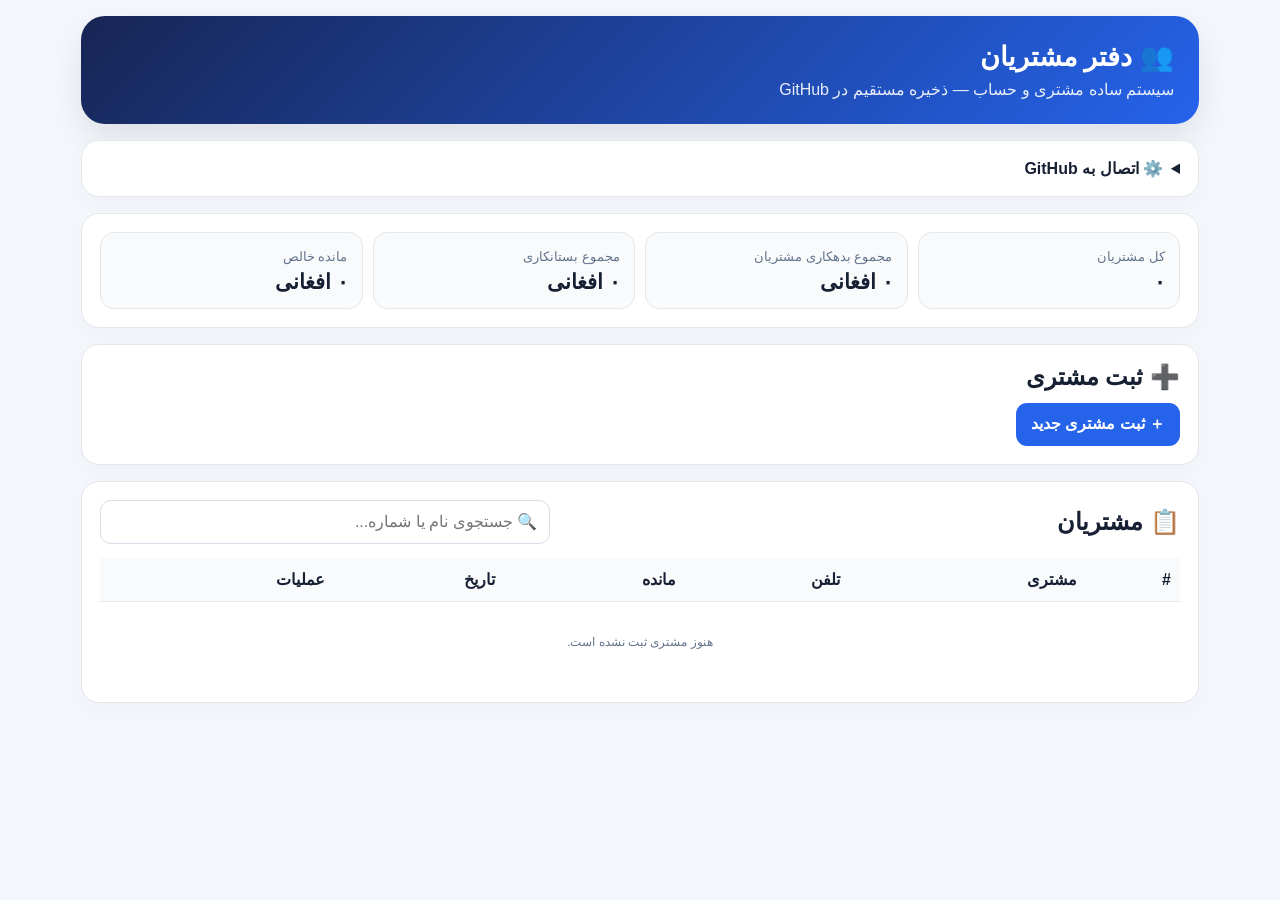
<file: index.html>
<!doctype html>
<html lang="fa" dir="rtl">
<head>
<meta charset="utf-8">
<meta name="viewport" content="width=device-width,initial-scale=1">
<title>دفتر مشتریان | GitHub</title>
<style>
*{box-sizing:border-box}body{margin:0;background:#f4f7fb;color:#172033;font-family:Tahoma,Arial,sans-serif}
:root{--p:#2563eb;--p2:#1d4ed8;--card:#fff;--line:#e5e7eb;--muted:#64748b;--red:#dc2626;--green:#059669}
.wrap{max-width:1150px;margin:auto;padding:16px}.hero{background:linear-gradient(135deg,#172554,#2563eb);color:white;border-radius:24px;padding:25px;box-shadow:0 15px 35px #0f172a18;margin-bottom:16px}.hero h1{margin:0 0 7px;font-size:27px}.hero p{margin:0;opacity:.9}
.card{background:var(--card);border:1px solid var(--line);border-radius:18px;padding:18px;margin-bottom:16px;box-shadow:0 8px 25px #0f172a08}
.grid{display:grid;grid-template-columns:repeat(2,1fr);gap:12px}.full{grid-column:1/-1}label{display:block;font-weight:bold;margin-bottom:6px}input,textarea,select{width:100%;border:1px solid #d7dee8;border-radius:11px;padding:12px;font:inherit;background:white;outline:0}input:focus,textarea:focus{border-color:var(--p);box-shadow:0 0 0 3px #2563eb18}textarea{min-height:80px}
button{border:0;border-radius:11px;padding:11px 15px;font:inherit;font-weight:bold;cursor:pointer}.primary{background:var(--p);color:#fff}.primary:hover{background:var(--p2)}.gray{background:#eef2f7;color:#334155}.red{background:#fee2e2;color:#991b1b}.green{background:#d1fae5;color:#065f46}.actions{display:flex;gap:8px;flex-wrap:wrap;margin-top:14px}
.stats{display:grid;grid-template-columns:repeat(4,1fr);gap:10px}.stat{background:#f8fafc;border:1px solid var(--line);border-radius:14px;padding:14px}.stat small{color:var(--muted)}.stat b{display:block;font-size:21px;margin-top:5px}
.toolbar{display:flex;gap:10px;align-items:center;justify-content:space-between;flex-wrap:wrap}.search{max-width:450px;flex:1}
.table{overflow:auto}table{border-collapse:collapse;width:100%;min-width:760px}th,td{padding:12px 9px;border-bottom:1px solid var(--line);text-align:right;vertical-align:middle}th{background:#f8fafc}.pill{padding:5px 9px;border-radius:20px;font-size:12px}.debt{background:#fee2e2;color:#991b1b}.credit{background:#d1fae5;color:#065f46}.zero{background:#e2e8f0;color:#475569}
.status{display:none;padding:10px;border-radius:10px;margin-top:10px;line-height:1.8}.status.show{display:block}.info{background:#eff6ff;color:#1e40af}.ok{background:#dcfce7;color:#166534}.err{background:#fee2e2;color:#991b1b}
.small{font-size:12px;color:var(--muted);line-height:1.8}.hidden{display:none!important}.customer-title{display:flex;justify-content:space-between;gap:10px;align-items:center;flex-wrap:wrap}
.modal{position:fixed;inset:0;background:#0f172a88;display:flex;align-items:center;justify-content:center;padding:15px;z-index:10}.modalbox{background:#fff;width:min(700px,100%);max-height:90vh;overflow:auto;border-radius:20px;padding:20px}
@media(max-width:700px){.grid,.stats{grid-template-columns:1fr}.full{grid-column:auto}.hero{border-radius:18px}.wrap{padding:10px}}
</style>
<style id="iranSansStyle">@font-face{font-family:"IRANSans";src:local("IRANSans"),local("IRANSansWeb"),local("IRANSansX")}html,body,button,input,select,textarea,table{font-family:"IRANSans","IRANSansWeb","IRANSansX",Tahoma,Arial,sans-serif!important}</style>
</head>
<body>
<div class="wrap">
<header class="hero">
<h1>👥 دفتر مشتریان</h1>
<p>سیستم ساده مشتری و حساب — ذخیره مستقیم در GitHub</p>
</header>

<section class="card">
<details>
<summary><b>⚙️ اتصال به GitHub</b></summary>
<div class="grid" style="margin-top:15px">
<div><label>GitHub Username</label><input id="owner" value="assadhzr"></div>
<div><label>Repository</label><input id="repo" value="bahadorian"></div>
<div><label>Branch</label><input id="branch" value="main"></div>
<div><label>فایل داده</label><input id="path" value="customers.json"></div>
<div class="full"><label>github_pat _11AZPQNMI0MoEmB5Cizwil_9eTp2RZjUzMzHMZRFRAvjC3PK2Yfk5Taf1JVMYevbgfG2DEFLF4DtWQ9E65</label><input id="token" type="password" placeholder="github_pat_..."></div>
</div>
<p class="small">توکن در HTML ذخیره نمی‌شود. برای این Repository دسترسی <b>Contents: Read and write</b> لازم است. برای امنیت، توکن را در اختیار دیگران نگذارید.</p>
<div class="actions">
<button class="primary" onclick="connect()">ذخیره و اتصال</button>
<button class="gray" onclick="loadFromGitHub()">🔄 دریافت اطلاعات</button>
<button class="gray" onclick="clearToken()">پاک کردن توکن</button>
</div>
<div id="status" class="status"></div>
</details>
</section>

<section class="card">
<div class="stats">
<div class="stat"><small>کل مشتریان</small><b id="statCustomers">0</b></div>
<div class="stat"><small>مجموع بدهکاری مشتریان</small><b id="statDebt">0</b></div>
<div class="stat"><small>مجموع بستانکاری</small><b id="statCredit">0</b></div>
<div class="stat"><small>مانده خالص</small><b id="statNet">0</b></div>
</div>
</section>

<section class="card">
<div class="customer-title"><h2 style="margin:0">➕ ثبت مشتری</h2></div>
<button id="openCustomerForm" class="primary" type="button" style="margin-top:12px">＋ ثبت مشتری جدید</button>
<form id="customerForm" style="margin-top:15px;display:none">
<div class="grid">
<div><label>نام مشتری *</label><input id="cName" required></div>
<div><label>شماره تلفن</label><input id="cPhone" inputmode="tel"></div>
<div><label>آدرس</label><input id="cAddress"></div>
<div><label>توضیحات</label><input id="cNote"></div>
</div>
<div class="actions"><button class="primary" id="customerBtn">ثبت مشتری</button><button type="button" class="gray hidden" id="cancelCustomer" onclick="cancelCustomerEdit()">انصراف</button></div>
</form>
</section>

<section class="card">
<div class="toolbar">
<h2 style="margin:0">📋 مشتریان</h2>
<input class="search" id="search" placeholder="🔍 جستجوی نام یا شماره..." oninput="renderCustomers()">
</div>
<div class="table" style="margin-top:14px">
<table><thead><tr><th>#</th><th>مشتری</th><th>تلفن</th><th>مانده</th><th>تاریخ</th><th>عملیات</th></tr></thead>
<tbody id="customers"></tbody></table>
<div id="empty" class="small" style="text-align:center;padding:30px">هنوز مشتری ثبت نشده است.</div>
</div>
</section>
</div>

<div id="modal" class="modal hidden">
<div class="modalbox">
<div class="customer-title"><h2 id="modalTitle" style="margin:0">حساب مشتری</h2><button class="gray" onclick="closeModal()">بستن</button></div>
<div id="accountSummary" style="margin:15px 0"></div>
<form id="txForm">
<div class="grid">
<div><label>نوع تراکنش</label><select id="txType"><option value="debt">بدهکار / خرید مشتری</option><option value="payment">پرداخت مشتری</option></select></div>
<div><label>مبلغ *</label><input id="txAmount" type="number" min="0" step="any" required></div>
<div class="full"><label>توضیح</label><input id="txNote" placeholder="مثلاً خرید موبایل"></div>
</div>
<div class="actions"><button class="primary">ثبت تراکنش و ذخیره</button></div>
</form>
<h3>تاریخچه حساب</h3>
<div class="table"><table><thead><tr><th>تاریخ</th><th>نوع</th><th>مبلغ</th><th>توضیح</th><th></th></tr></thead><tbody id="txs"></tbody></table></div>
</div>
</div>

<script>
const API="2022-11-28";
let db={customers:[],transactions:[]};
let sha=null,currentId=null,editingCustomer=null;

const $=id=>document.getElementById(id);
function cfg(){return {owner:$("owner").value.trim(),repo:$("repo").value.trim(),branch:$("branch").value.trim()||"main",path:$("path").value.trim()||"customers.json",token:$("token").value.trim()}}
function loadSettings(){
 $("owner").value=localStorage.getItem("gh_owner")||"assadhzr";
 $("repo").value=localStorage.getItem("gh_repo")||"bahadorian";
 $("branch").value=localStorage.getItem("gh_branch")||"main";
 $("path").value=localStorage.getItem("gh_path")||"customers.json";
 $("token").value=sessionStorage.getItem("gh_token")||"";
}
function saveSettings(){
 let c=cfg(); localStorage.setItem("gh_owner",c.owner);localStorage.setItem("gh_repo",c.repo);localStorage.setItem("gh_branch",c.branch);localStorage.setItem("gh_path",c.path);
 if(c.token)sessionStorage.setItem("gh_token",c.token);
}
function connect(){saveSettings();loadFromGitHub()}
function clearToken(){sessionStorage.removeItem("gh_token");$("token").value="";msg("توکن از این مرورگر پاک شد.","info")}
function url(c){return `https://api.github.com/repos/${encodeURIComponent(c.owner)}/${encodeURIComponent(c.repo)}/contents/${c.path.split("/").map(encodeURIComponent).join("/")}`}
function headers(c){return {"Accept":"application/vnd.github+json","Authorization":"Bearer "+c.token,"X-GitHub-Api-Version":API}}
function enc(s){let b=new TextEncoder().encode(s),x="";for(let v of b)x+=String.fromCharCode(v);return btoa(x)}
function dec(s){let x=atob(s.replace(/\n/g,"")),b=Uint8Array.from(x,c=>c.charCodeAt(0));return new TextDecoder().decode(b)}
async function errorMsg(r){try{let j=await r.json();return j.message||r.statusText}catch{return r.statusText}}

async function loadFromGitHub(){
 saveSettings();let c=cfg();
 if(!c.token){msg("اول GitHub Token را وارد کنید.","err");return}
 try{
  msg("در حال دریافت اطلاعات...","info");
  let r=await fetch(url(c)+"?ref="+encodeURIComponent(c.branch),{headers:headers(c)});
  if(r.status===404){db={customers:[],transactions:[]};sha=null;renderAll();msg("customers.json هنوز ساخته نشده؛ اولین ذخیره آن را می‌سازد.","info");return}
  if(!r.ok)throw Error(await errorMsg(r));
  let j=await r.json();sha=j.sha;let parsed=JSON.parse(dec(j.content)||"{}");
  db={customers:Array.isArray(parsed.customers)?parsed.customers:[],transactions:Array.isArray(parsed.transactions)?parsed.transactions:[]};
  renderAll();msg("اطلاعات از GitHub دریافت شد.","ok");
 }catch(e){msg("خطا: "+e.message,"err")}
}
async function saveToGitHub(){
 let c=cfg();if(!c.token)throw Error("GitHub Token وارد نشده است.");
 let body={message:"Update customers data",content:enc(JSON.stringify(db,null,2)),branch:c.branch};if(sha)body.sha=sha;
 let r=await fetch(url(c),{method:"PUT",headers:{...headers(c),"Content-Type":"application/json"},body:JSON.stringify(body)});
 if(!r.ok)throw Error(await errorMsg(r));let j=await r.json();sha=j.content.sha;
}
function msg(t,type){let x=$("status");x.textContent=t;x.className="status show "+type}

$("customerForm").addEventListener("submit",async e=>{
 e.preventDefault();let c=cfg();if(!c.token){msg("برای ذخیره Token لازم است.","err");return}
 let data={name:$("cName").value.trim(),phone:$("cPhone").value.trim(),address:$("cAddress").value.trim(),note:$("cNote").value.trim()};
 if(!data.name)return;
 try{
  if(editingCustomer){let x=db.customers.find(a=>a.id===editingCustomer);Object.assign(x,data);editingCustomer=null}
  else db.customers.unshift({id:crypto.randomUUID(),...data,date:jalali(new Date()),createdAt:new Date().toISOString()});
  await saveToGitHub();resetCustomer();renderAll();msg("مشتری ذخیره شد.","ok");
 }catch(e){msg("ذخیره نشد: "+e.message,"err")}
});

function editCustomer(id){
 let x=db.customers.find(a=>a.id===id);if(!x)return;editingCustomer=id;
 $("cName").value=x.name;$("cPhone").value=x.phone||"";$("cAddress").value=x.address||"";$("cNote").value=x.note||"";
 $("customerBtn").textContent="ذخیره تغییرات";$("cancelCustomer").classList.remove("hidden");scrollTo({top:0,behavior:"smooth"})
}
function resetCustomer(){editingCustomer=null;$("customerForm").reset();$("customerBtn").textContent="ثبت مشتری";$("cancelCustomer").classList.add("hidden")}
function cancelCustomerEdit(){resetCustomer()}

async function removeCustomer(id){
 let x=db.customers.find(a=>a.id===id);if(!x)return;if(!confirm("مشتری و تمام تراکنش‌های او حذف شود؟"))return;
 let old=db;db={customers:db.customers.filter(a=>a.id!==id),transactions:db.transactions.filter(a=>a.customerId!==id)};
 try{await saveToGitHub();renderAll();msg("مشتری حذف شد.","ok")}catch(e){db=old;msg("حذف ذخیره نشد: "+e.message,"err")}
}
function balance(id){return db.transactions.filter(t=>t.customerId===id).reduce((s,t)=>s+(t.type==="debt"?Number(t.amount):-Number(t.amount)),0)}
function money(n){return Number(n||0).toLocaleString("fa-IR")+" افغانی"}
function renderAll(){renderCustomers();renderStats()}
function renderStats(){
 let balances=db.customers.map(c=>balance(c.id));let debt=balances.filter(x=>x>0).reduce((a,b)=>a+b,0),credit=balances.filter(x=>x<0).reduce((a,b)=>a+Math.abs(b),0);
 $("statCustomers").textContent=db.customers.length.toLocaleString("fa-IR");$("statDebt").textContent=money(debt);$("statCredit").textContent=money(credit);$("statNet").textContent=money(debt-credit)
}
function renderCustomers(){
 let q=$("search").value.trim().toLowerCase(),list=db.customers.filter(c=>(c.name+" "+c.phone).toLowerCase().includes(q));$("customers").innerHTML="";$("empty").style.display=list.length?"none":"block";
 list.forEach((c,i)=>{let b=balance(c.id),cl=b>0?"debt":b<0?"credit":"zero",txt=b>0?"بدهکار":b<0?"بستانکار":"تسویه";
 let tr=document.createElement("tr");tr.innerHTML=`<td>${i+1}</td><td><b>${esc(c.name)}</b><br><span class="small">${esc(c.address||"")}</span></td><td>${esc(c.phone||"—")}</td><td><span class="pill ${cl}">${txt}: ${money(Math.abs(b))}</span></td><td>${esc(c.date||"—")}</td><td><button class="green" onclick="openAccount('${c.id}')">حساب</button> <button class="gray" onclick="editCustomer('${c.id}')">ویرایش</button> <button class="red" onclick="removeCustomer('${c.id}')">حذف</button></td>`;$("customers").appendChild(tr)})
}
function openAccount(id){currentId=id;let c=db.customers.find(x=>x.id===id);if(!c)return;$("modalTitle").textContent="حساب: "+c.name;$("modal").classList.remove("hidden");renderAccount()}
function closeModal(){$("modal").classList.add("hidden");currentId=null}
function renderAccount(){
 let b=balance(currentId),c=db.customers.find(x=>x.id===currentId);$("accountSummary").innerHTML=`<div class="grid"><div class="stat"><small>شماره</small><b>${esc(c.phone||"—")}</b></div><div class="stat"><small>مانده</small><b>${b>0?"بدهکار ":"بستانکار "}${money(Math.abs(b))}</b></div></div>`;
 let list=db.transactions.filter(t=>t.customerId===currentId).sort((a,b)=>new Date(b.createdAt)-new Date(a.createdAt));$("txs").innerHTML=list.map(t=>`<tr><td>${esc(t.date)}</td><td>${t.type==="debt"?"بدهکار":"پرداخت"}</td><td>${money(t.amount)}</td><td>${esc(t.note||"—")}</td><td><button class="red" onclick="deleteTx('${t.id}')">حذف</button></td></tr>`).join("")||`<tr><td colspan="5">تراکنشی وجود ندارد.</td></tr>`
}
$("txForm").addEventListener("submit",async e=>{
 e.preventDefault();let c=cfg();if(!c.token){msg("Token وارد نشده است.","err");return}
 let amount=Number($("txAmount").value);if(!amount)return;
 db.transactions.push({id:crypto.randomUUID(),customerId:currentId,type:$("txType").value,amount,date:jalali(new Date()),note:$("txNote").value.trim(),createdAt:new Date().toISOString()});
 try{await saveToGitHub();$("txForm").reset();renderAll();renderAccount();msg("تراکنش ذخیره شد.","ok")}catch(e){msg("ذخیره تراکنش نشد: "+e.message,"err")}
});
async function deleteTx(id){
 if(!confirm("این تراکنش حذف شود؟"))return;let old=db;db.transactions=db.transactions.filter(t=>t.id!==id);
 try{await saveToGitHub();renderAll();renderAccount();msg("تراکنش حذف شد.","ok")}catch(e){db=old;msg("حذف ذخیره نشد: "+e.message,"err")}
}
function esc(v){return String(v??"").replace(/[&<>"']/g,m=>({"&":"&amp;","<":"&lt;",">":"&gt;",'"':"&quot;","'":"&#039;"}[m]))}
function div(a,b){return Math.floor(a/b)}
function jalali(d){
 let gy=d.getFullYear(),gm=d.getMonth()+1,gd=d.getDate(),gdm=[0,31,59,90,120,151,181,212,243,273,304,334],gy2=gy+1,days=365*gy+div(gy2+3,4)-div(gy2+99,100)+div(gy2+399,400)+gd+gdm[gm-1];
 if(gm>2&&((gy%4===0&&gy%100!==0)||(gy%400===0)))days++;days-=355666;let jy=-1598+33*div(days,12053);days%=12053;jy+=4*div(days,1461);days%=1461;if(days>365){jy+=div(days-1,365);days=(days-1)%365}let jm=days<186?1+div(days,31):7+div(days-186,30),jd=1+(days<186?days%31:(days-186)%30);return `${jy}/${String(jm).padStart(2,"0")}/${String(jd).padStart(2,"0")}`}
loadSettings();renderAll();
</script>
<script id="autoGitHubLoad">document.addEventListener("DOMContentLoaded",async()=>{const t=sessionStorage.getItem("gh_token");if(t&&typeof loadFromGitHub==="function"){try{await loadFromGitHub()}catch(e){console.warn(e)}}});</script>
<script id="customerFormToggle">document.addEventListener("DOMContentLoaded",()=>{const b=document.getElementById("openCustomerForm"),f=document.getElementById("customerForm");if(!b||!f)return;b.onclick=()=>{const open=f.style.display!=="none";f.style.display=open?"none":"block";b.textContent=open?"＋ ثبت مشتری جدید":"✕ بستن فرم";if(!open){const x=f.querySelector("input,textarea,select");if(x)x.focus()}}});</script>
</body>
</html>
</file>
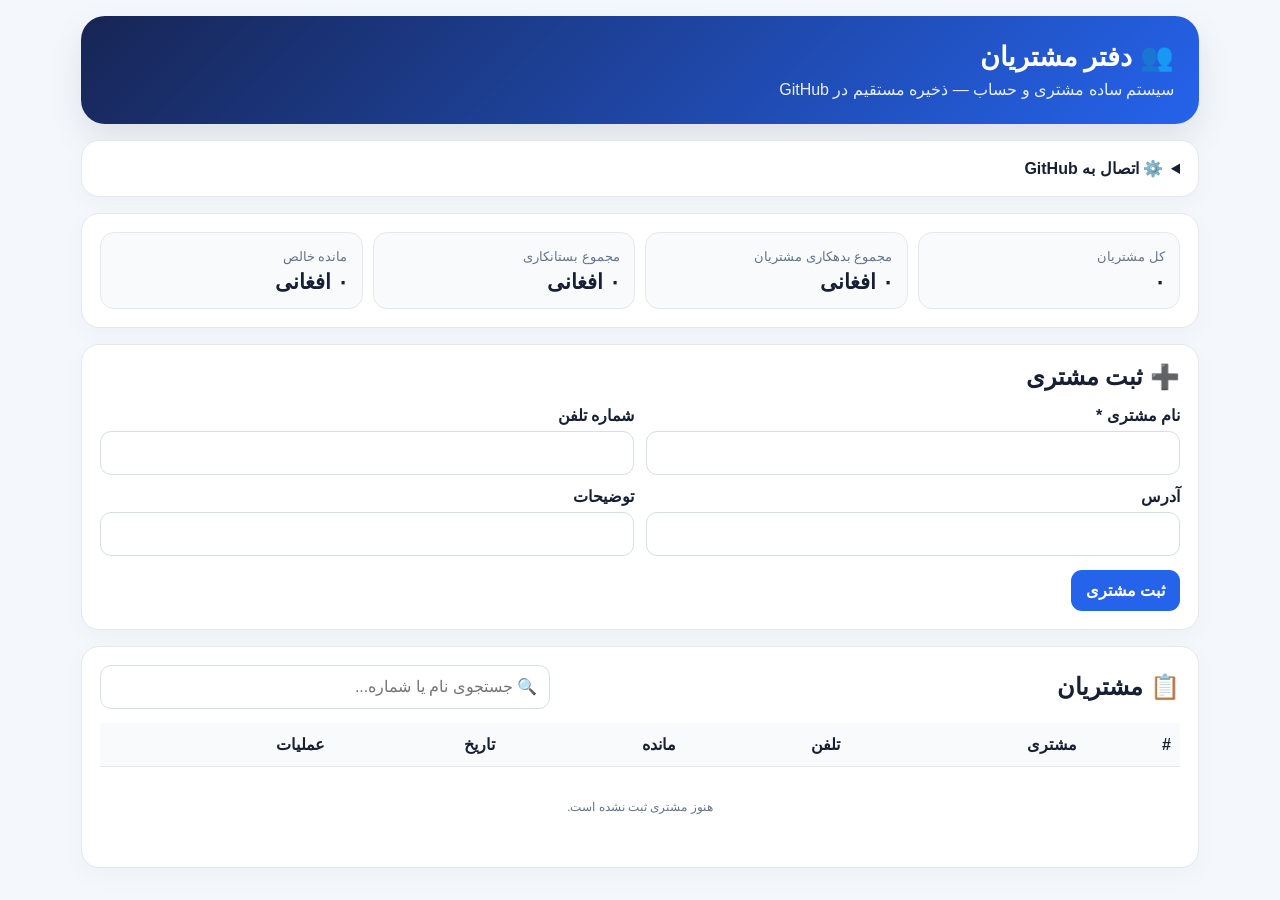
<file: index(2).html>
<!doctype html>
<html lang="fa" dir="rtl">
<head>
<meta charset="utf-8">
<meta name="viewport" content="width=device-width,initial-scale=1">
<title>دفتر مشتریان | GitHub</title>
<style>
*{box-sizing:border-box}body{margin:0;background:#f4f7fb;color:#172033;font-family:Tahoma,Arial,sans-serif}
:root{--p:#2563eb;--p2:#1d4ed8;--card:#fff;--line:#e5e7eb;--muted:#64748b;--red:#dc2626;--green:#059669}
.wrap{max-width:1150px;margin:auto;padding:16px}.hero{background:linear-gradient(135deg,#172554,#2563eb);color:white;border-radius:24px;padding:25px;box-shadow:0 15px 35px #0f172a18;margin-bottom:16px}.hero h1{margin:0 0 7px;font-size:27px}.hero p{margin:0;opacity:.9}
.card{background:var(--card);border:1px solid var(--line);border-radius:18px;padding:18px;margin-bottom:16px;box-shadow:0 8px 25px #0f172a08}
.grid{display:grid;grid-template-columns:repeat(2,1fr);gap:12px}.full{grid-column:1/-1}label{display:block;font-weight:bold;margin-bottom:6px}input,textarea,select{width:100%;border:1px solid #d7dee8;border-radius:11px;padding:12px;font:inherit;background:white;outline:0}input:focus,textarea:focus{border-color:var(--p);box-shadow:0 0 0 3px #2563eb18}textarea{min-height:80px}
button{border:0;border-radius:11px;padding:11px 15px;font:inherit;font-weight:bold;cursor:pointer}.primary{background:var(--p);color:#fff}.primary:hover{background:var(--p2)}.gray{background:#eef2f7;color:#334155}.red{background:#fee2e2;color:#991b1b}.green{background:#d1fae5;color:#065f46}.actions{display:flex;gap:8px;flex-wrap:wrap;margin-top:14px}
.stats{display:grid;grid-template-columns:repeat(4,1fr);gap:10px}.stat{background:#f8fafc;border:1px solid var(--line);border-radius:14px;padding:14px}.stat small{color:var(--muted)}.stat b{display:block;font-size:21px;margin-top:5px}
.toolbar{display:flex;gap:10px;align-items:center;justify-content:space-between;flex-wrap:wrap}.search{max-width:450px;flex:1}
.table{overflow:auto}table{border-collapse:collapse;width:100%;min-width:760px}th,td{padding:12px 9px;border-bottom:1px solid var(--line);text-align:right;vertical-align:middle}th{background:#f8fafc}.pill{padding:5px 9px;border-radius:20px;font-size:12px}.debt{background:#fee2e2;color:#991b1b}.credit{background:#d1fae5;color:#065f46}.zero{background:#e2e8f0;color:#475569}
.status{display:none;padding:10px;border-radius:10px;margin-top:10px;line-height:1.8}.status.show{display:block}.info{background:#eff6ff;color:#1e40af}.ok{background:#dcfce7;color:#166534}.err{background:#fee2e2;color:#991b1b}
.small{font-size:12px;color:var(--muted);line-height:1.8}.hidden{display:none!important}.customer-title{display:flex;justify-content:space-between;gap:10px;align-items:center;flex-wrap:wrap}
.modal{position:fixed;inset:0;background:#0f172a88;display:flex;align-items:center;justify-content:center;padding:15px;z-index:10}.modalbox{background:#fff;width:min(700px,100%);max-height:90vh;overflow:auto;border-radius:20px;padding:20px}
@media(max-width:700px){.grid,.stats{grid-template-columns:1fr}.full{grid-column:auto}.hero{border-radius:18px}.wrap{padding:10px}}
</style>
</head>
<body>
<div class="wrap">
<header class="hero">
<h1>👥 دفتر مشتریان</h1>
<p>سیستم ساده مشتری و حساب — ذخیره مستقیم در GitHub</p>
</header>

<section class="card">
<details>
<summary><b>⚙️ اتصال به GitHub</b></summary>
<div class="grid" style="margin-top:15px">
<div><label>GitHub Username</label><input id="owner" value="assadhzr"></div>
<div><label>Repository</label><input id="repo" value="bahadorian"></div>
<div><label>Branch</label><input id="branch" value="main"></div>
<div><label>فایل داده</label><input id="path" value="customers.json"></div>
<div class="full"><label>Fine-grained GitHub Token</label><input id="token" type="password" placeholder="github_pat_..."></div>
</div>
<p class="small">توکن در HTML ذخیره نمی‌شود. برای این Repository دسترسی <b>Contents: Read and write</b> لازم است. برای امنیت، توکن را در اختیار دیگران نگذارید.</p>
<div class="actions">
<button class="primary" onclick="connect()">ذخیره و اتصال</button>
<button class="gray" onclick="loadFromGitHub()">🔄 دریافت اطلاعات</button>
<button class="gray" onclick="clearToken()">پاک کردن توکن</button>
</div>
<div id="status" class="status"></div>
</details>
</section>

<section class="card">
<div class="stats">
<div class="stat"><small>کل مشتریان</small><b id="statCustomers">0</b></div>
<div class="stat"><small>مجموع بدهکاری مشتریان</small><b id="statDebt">0</b></div>
<div class="stat"><small>مجموع بستانکاری</small><b id="statCredit">0</b></div>
<div class="stat"><small>مانده خالص</small><b id="statNet">0</b></div>
</div>
</section>

<section class="card">
<div class="customer-title"><h2 style="margin:0">➕ ثبت مشتری</h2></div>
<form id="customerForm" style="margin-top:15px">
<div class="grid">
<div><label>نام مشتری *</label><input id="cName" required></div>
<div><label>شماره تلفن</label><input id="cPhone" inputmode="tel"></div>
<div><label>آدرس</label><input id="cAddress"></div>
<div><label>توضیحات</label><input id="cNote"></div>
</div>
<div class="actions"><button class="primary" id="customerBtn">ثبت مشتری</button><button type="button" class="gray hidden" id="cancelCustomer" onclick="cancelCustomerEdit()">انصراف</button></div>
</form>
</section>

<section class="card">
<div class="toolbar">
<h2 style="margin:0">📋 مشتریان</h2>
<input class="search" id="search" placeholder="🔍 جستجوی نام یا شماره..." oninput="renderCustomers()">
</div>
<div class="table" style="margin-top:14px">
<table><thead><tr><th>#</th><th>مشتری</th><th>تلفن</th><th>مانده</th><th>تاریخ</th><th>عملیات</th></tr></thead>
<tbody id="customers"></tbody></table>
<div id="empty" class="small" style="text-align:center;padding:30px">هنوز مشتری ثبت نشده است.</div>
</div>
</section>
</div>

<div id="modal" class="modal hidden">
<div class="modalbox">
<div class="customer-title"><h2 id="modalTitle" style="margin:0">حساب مشتری</h2><button class="gray" onclick="closeModal()">بستن</button></div>
<div id="accountSummary" style="margin:15px 0"></div>
<form id="txForm">
<div class="grid">
<div><label>نوع تراکنش</label><select id="txType"><option value="debt">بدهکار / خرید مشتری</option><option value="payment">پرداخت مشتری</option></select></div>
<div><label>مبلغ *</label><input id="txAmount" type="number" min="0" step="any" required></div>
<div class="full"><label>توضیح</label><input id="txNote" placeholder="مثلاً خرید موبایل"></div>
</div>
<div class="actions"><button class="primary">ثبت تراکنش و ذخیره</button></div>
</form>
<h3>تاریخچه حساب</h3>
<div class="table"><table><thead><tr><th>تاریخ</th><th>نوع</th><th>مبلغ</th><th>توضیح</th><th></th></tr></thead><tbody id="txs"></tbody></table></div>
</div>
</div>

<script>
const API="2022-11-28";
let db={customers:[],transactions:[]};
let sha=null,currentId=null,editingCustomer=null;

const $=id=>document.getElementById(id);
function cfg(){return {owner:$("owner").value.trim(),repo:$("repo").value.trim(),branch:$("branch").value.trim()||"main",path:$("path").value.trim()||"customers.json",token:$("token").value.trim()}}
function loadSettings(){
 $("owner").value=localStorage.getItem("gh_owner")||"assadhzr";
 $("repo").value=localStorage.getItem("gh_repo")||"bahadorian";
 $("branch").value=localStorage.getItem("gh_branch")||"main";
 $("path").value=localStorage.getItem("gh_path")||"customers.json";
 $("token").value=sessionStorage.getItem("gh_token")||"";
}
function saveSettings(){
 let c=cfg(); localStorage.setItem("gh_owner",c.owner);localStorage.setItem("gh_repo",c.repo);localStorage.setItem("gh_branch",c.branch);localStorage.setItem("gh_path",c.path);
 if(c.token)sessionStorage.setItem("gh_token",c.token);
}
function connect(){saveSettings();loadFromGitHub()}
function clearToken(){sessionStorage.removeItem("gh_token");$("token").value="";msg("توکن از این مرورگر پاک شد.","info")}
function url(c){return `https://api.github.com/repos/${encodeURIComponent(c.owner)}/${encodeURIComponent(c.repo)}/contents/${c.path.split("/").map(encodeURIComponent).join("/")}`}
function headers(c){return {"Accept":"application/vnd.github+json","Authorization":"Bearer "+c.token,"X-GitHub-Api-Version":API}}
function enc(s){let b=new TextEncoder().encode(s),x="";for(let v of b)x+=String.fromCharCode(v);return btoa(x)}
function dec(s){let x=atob(s.replace(/\n/g,"")),b=Uint8Array.from(x,c=>c.charCodeAt(0));return new TextDecoder().decode(b)}
async function errorMsg(r){try{let j=await r.json();return j.message||r.statusText}catch{return r.statusText}}

async function loadFromGitHub(){
 saveSettings();let c=cfg();
 if(!c.token){msg("اول GitHub Token را وارد کنید.","err");return}
 try{
  msg("در حال دریافت اطلاعات...","info");
  let r=await fetch(url(c)+"?ref="+encodeURIComponent(c.branch),{headers:headers(c)});
  if(r.status===404){db={customers:[],transactions:[]};sha=null;renderAll();msg("customers.json هنوز ساخته نشده؛ اولین ذخیره آن را می‌سازد.","info");return}
  if(!r.ok)throw Error(await errorMsg(r));
  let j=await r.json();sha=j.sha;let parsed=JSON.parse(dec(j.content)||"{}");
  db={customers:Array.isArray(parsed.customers)?parsed.customers:[],transactions:Array.isArray(parsed.transactions)?parsed.transactions:[]};
  renderAll();msg("اطلاعات از GitHub دریافت شد.","ok");
 }catch(e){msg("خطا: "+e.message,"err")}
}
async function saveToGitHub(){
 let c=cfg();if(!c.token)throw Error("GitHub Token وارد نشده است.");
 let body={message:"Update customers data",content:enc(JSON.stringify(db,null,2)),branch:c.branch};if(sha)body.sha=sha;
 let r=await fetch(url(c),{method:"PUT",headers:{...headers(c),"Content-Type":"application/json"},body:JSON.stringify(body)});
 if(!r.ok)throw Error(await errorMsg(r));let j=await r.json();sha=j.content.sha;
}
function msg(t,type){let x=$("status");x.textContent=t;x.className="status show "+type}

$("customerForm").addEventListener("submit",async e=>{
 e.preventDefault();let c=cfg();if(!c.token){msg("برای ذخیره Token لازم است.","err");return}
 let data={name:$("cName").value.trim(),phone:$("cPhone").value.trim(),address:$("cAddress").value.trim(),note:$("cNote").value.trim()};
 if(!data.name)return;
 try{
  if(editingCustomer){let x=db.customers.find(a=>a.id===editingCustomer);Object.assign(x,data);editingCustomer=null}
  else db.customers.unshift({id:crypto.randomUUID(),...data,date:jalali(new Date()),createdAt:new Date().toISOString()});
  await saveToGitHub();resetCustomer();renderAll();msg("مشتری ذخیره شد.","ok");
 }catch(e){msg("ذخیره نشد: "+e.message,"err")}
});

function editCustomer(id){
 let x=db.customers.find(a=>a.id===id);if(!x)return;editingCustomer=id;
 $("cName").value=x.name;$("cPhone").value=x.phone||"";$("cAddress").value=x.address||"";$("cNote").value=x.note||"";
 $("customerBtn").textContent="ذخیره تغییرات";$("cancelCustomer").classList.remove("hidden");scrollTo({top:0,behavior:"smooth"})
}
function resetCustomer(){editingCustomer=null;$("customerForm").reset();$("customerBtn").textContent="ثبت مشتری";$("cancelCustomer").classList.add("hidden")}
function cancelCustomerEdit(){resetCustomer()}

async function removeCustomer(id){
 let x=db.customers.find(a=>a.id===id);if(!x)return;if(!confirm("مشتری و تمام تراکنش‌های او حذف شود؟"))return;
 let old=db;db={customers:db.customers.filter(a=>a.id!==id),transactions:db.transactions.filter(a=>a.customerId!==id)};
 try{await saveToGitHub();renderAll();msg("مشتری حذف شد.","ok")}catch(e){db=old;msg("حذف ذخیره نشد: "+e.message,"err")}
}
function balance(id){return db.transactions.filter(t=>t.customerId===id).reduce((s,t)=>s+(t.type==="debt"?Number(t.amount):-Number(t.amount)),0)}
function money(n){return Number(n||0).toLocaleString("fa-IR")+" افغانی"}
function renderAll(){renderCustomers();renderStats()}
function renderStats(){
 let balances=db.customers.map(c=>balance(c.id));let debt=balances.filter(x=>x>0).reduce((a,b)=>a+b,0),credit=balances.filter(x=>x<0).reduce((a,b)=>a+Math.abs(b),0);
 $("statCustomers").textContent=db.customers.length.toLocaleString("fa-IR");$("statDebt").textContent=money(debt);$("statCredit").textContent=money(credit);$("statNet").textContent=money(debt-credit)
}
function renderCustomers(){
 let q=$("search").value.trim().toLowerCase(),list=db.customers.filter(c=>(c.name+" "+c.phone).toLowerCase().includes(q));$("customers").innerHTML="";$("empty").style.display=list.length?"none":"block";
 list.forEach((c,i)=>{let b=balance(c.id),cl=b>0?"debt":b<0?"credit":"zero",txt=b>0?"بدهکار":b<0?"بستانکار":"تسویه";
 let tr=document.createElement("tr");tr.innerHTML=`<td>${i+1}</td><td><b>${esc(c.name)}</b><br><span class="small">${esc(c.address||"")}</span></td><td>${esc(c.phone||"—")}</td><td><span class="pill ${cl}">${txt}: ${money(Math.abs(b))}</span></td><td>${esc(c.date||"—")}</td><td><button class="green" onclick="openAccount('${c.id}')">حساب</button> <button class="gray" onclick="editCustomer('${c.id}')">ویرایش</button> <button class="red" onclick="removeCustomer('${c.id}')">حذف</button></td>`;$("customers").appendChild(tr)})
}
function openAccount(id){currentId=id;let c=db.customers.find(x=>x.id===id);if(!c)return;$("modalTitle").textContent="حساب: "+c.name;$("modal").classList.remove("hidden");renderAccount()}
function closeModal(){$("modal").classList.add("hidden");currentId=null}
function renderAccount(){
 let b=balance(currentId),c=db.customers.find(x=>x.id===currentId);$("accountSummary").innerHTML=`<div class="grid"><div class="stat"><small>شماره</small><b>${esc(c.phone||"—")}</b></div><div class="stat"><small>مانده</small><b>${b>0?"بدهکار ":"بستانکار "}${money(Math.abs(b))}</b></div></div>`;
 let list=db.transactions.filter(t=>t.customerId===currentId).sort((a,b)=>new Date(b.createdAt)-new Date(a.createdAt));$("txs").innerHTML=list.map(t=>`<tr><td>${esc(t.date)}</td><td>${t.type==="debt"?"بدهکار":"پرداخت"}</td><td>${money(t.amount)}</td><td>${esc(t.note||"—")}</td><td><button class="red" onclick="deleteTx('${t.id}')">حذف</button></td></tr>`).join("")||`<tr><td colspan="5">تراکنشی وجود ندارد.</td></tr>`
}
$("txForm").addEventListener("submit",async e=>{
 e.preventDefault();let c=cfg();if(!c.token){msg("Token وارد نشده است.","err");return}
 let amount=Number($("txAmount").value);if(!amount)return;
 db.transactions.push({id:crypto.randomUUID(),customerId:currentId,type:$("txType").value,amount,date:jalali(new Date()),note:$("txNote").value.trim(),createdAt:new Date().toISOString()});
 try{await saveToGitHub();$("txForm").reset();renderAll();renderAccount();msg("تراکنش ذخیره شد.","ok")}catch(e){msg("ذخیره تراکنش نشد: "+e.message,"err")}
});
async function deleteTx(id){
 if(!confirm("این تراکنش حذف شود؟"))return;let old=db;db.transactions=db.transactions.filter(t=>t.id!==id);
 try{await saveToGitHub();renderAll();renderAccount();msg("تراکنش حذف شد.","ok")}catch(e){db=old;msg("حذف ذخیره نشد: "+e.message,"err")}
}
function esc(v){return String(v??"").replace(/[&<>"']/g,m=>({"&":"&amp;","<":"&lt;",">":"&gt;",'"':"&quot;","'":"&#039;"}[m]))}
function div(a,b){return Math.floor(a/b)}
function jalali(d){
 let gy=d.getFullYear(),gm=d.getMonth()+1,gd=d.getDate(),gdm=[0,31,59,90,120,151,181,212,243,273,304,334],gy2=gy+1,days=365*gy+div(gy2+3,4)-div(gy2+99,100)+div(gy2+399,400)+gd+gdm[gm-1];
 if(gm>2&&((gy%4===0&&gy%100!==0)||(gy%400===0)))days++;days-=355666;let jy=-1598+33*div(days,12053);days%=12053;jy+=4*div(days,1461);days%=1461;if(days>365){jy+=div(days-1,365);days=(days-1)%365}let jm=days<186?1+div(days,31):7+div(days-186,30),jd=1+(days<186?days%31:(days-186)%30);return `${jy}/${String(jm).padStart(2,"0")}/${String(jd).padStart(2,"0")}`}
loadSettings();renderAll();
</script>
</body>
</html>
</file>
